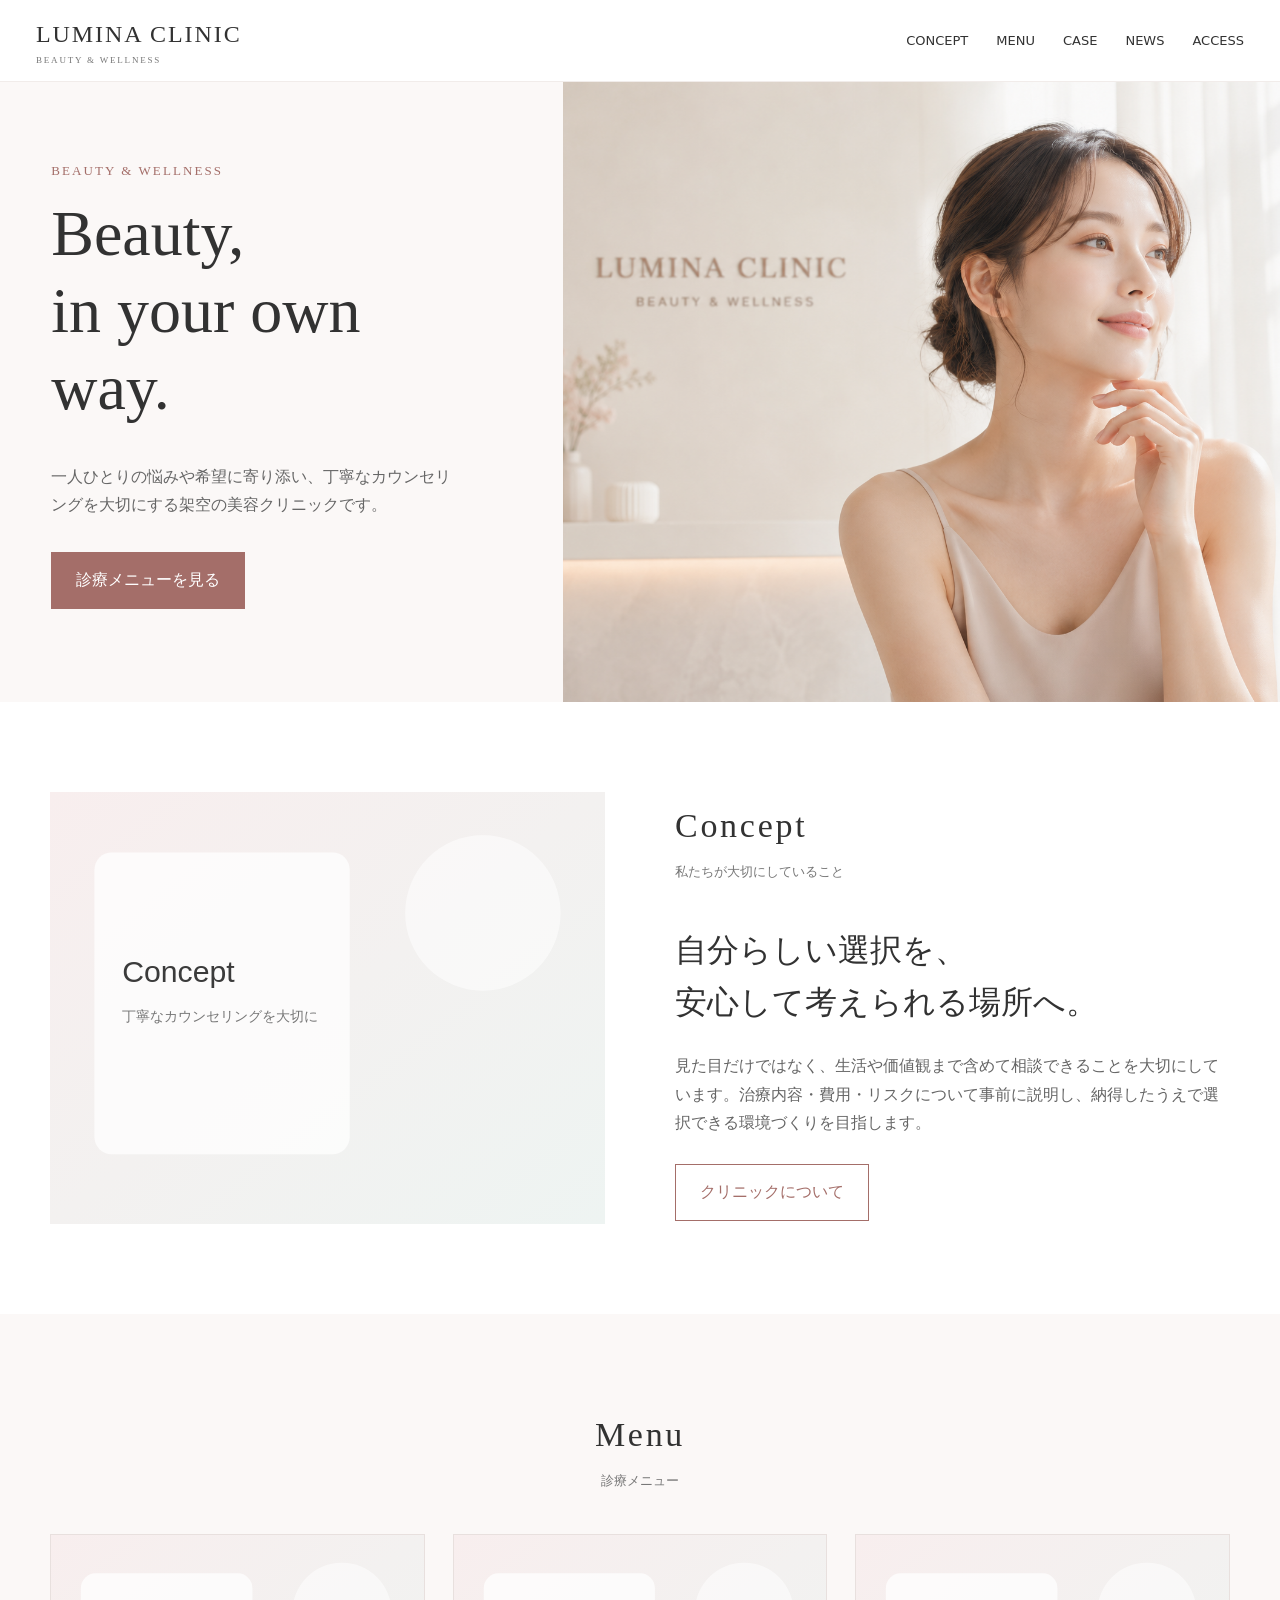
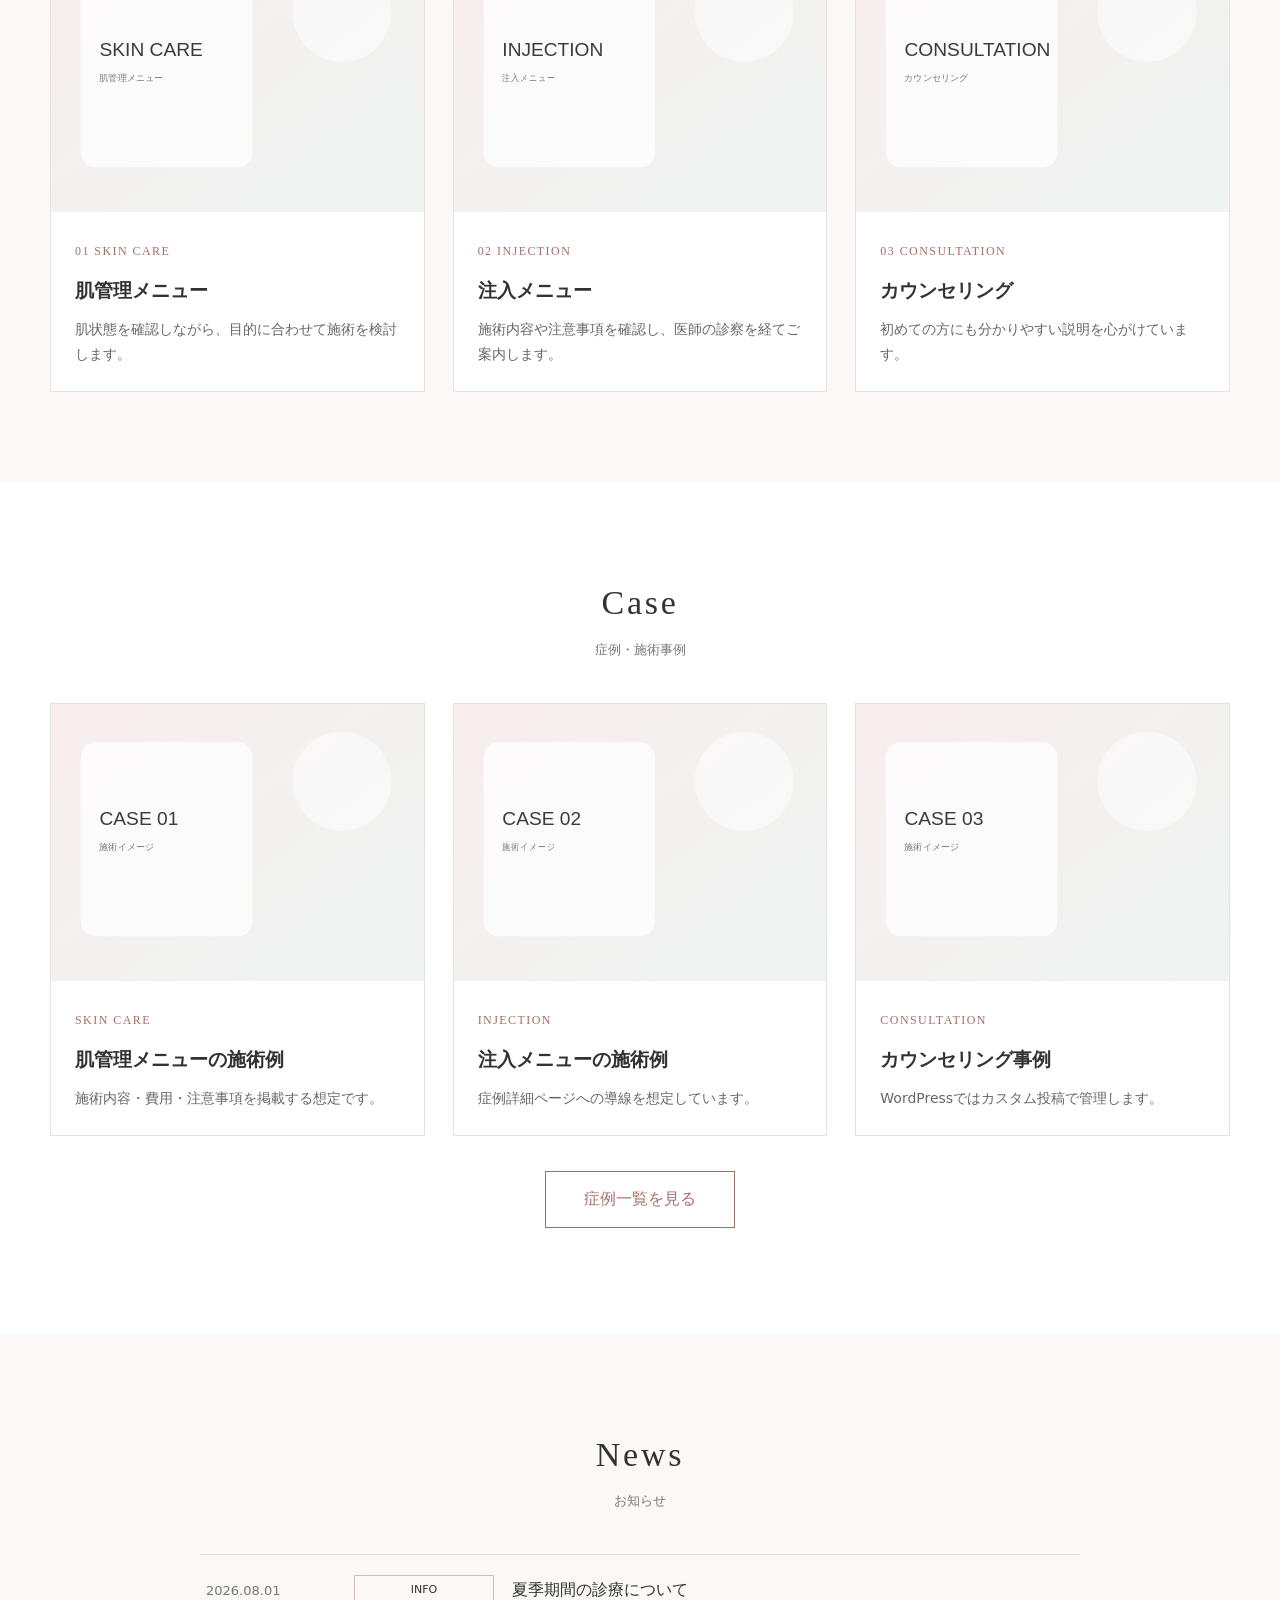
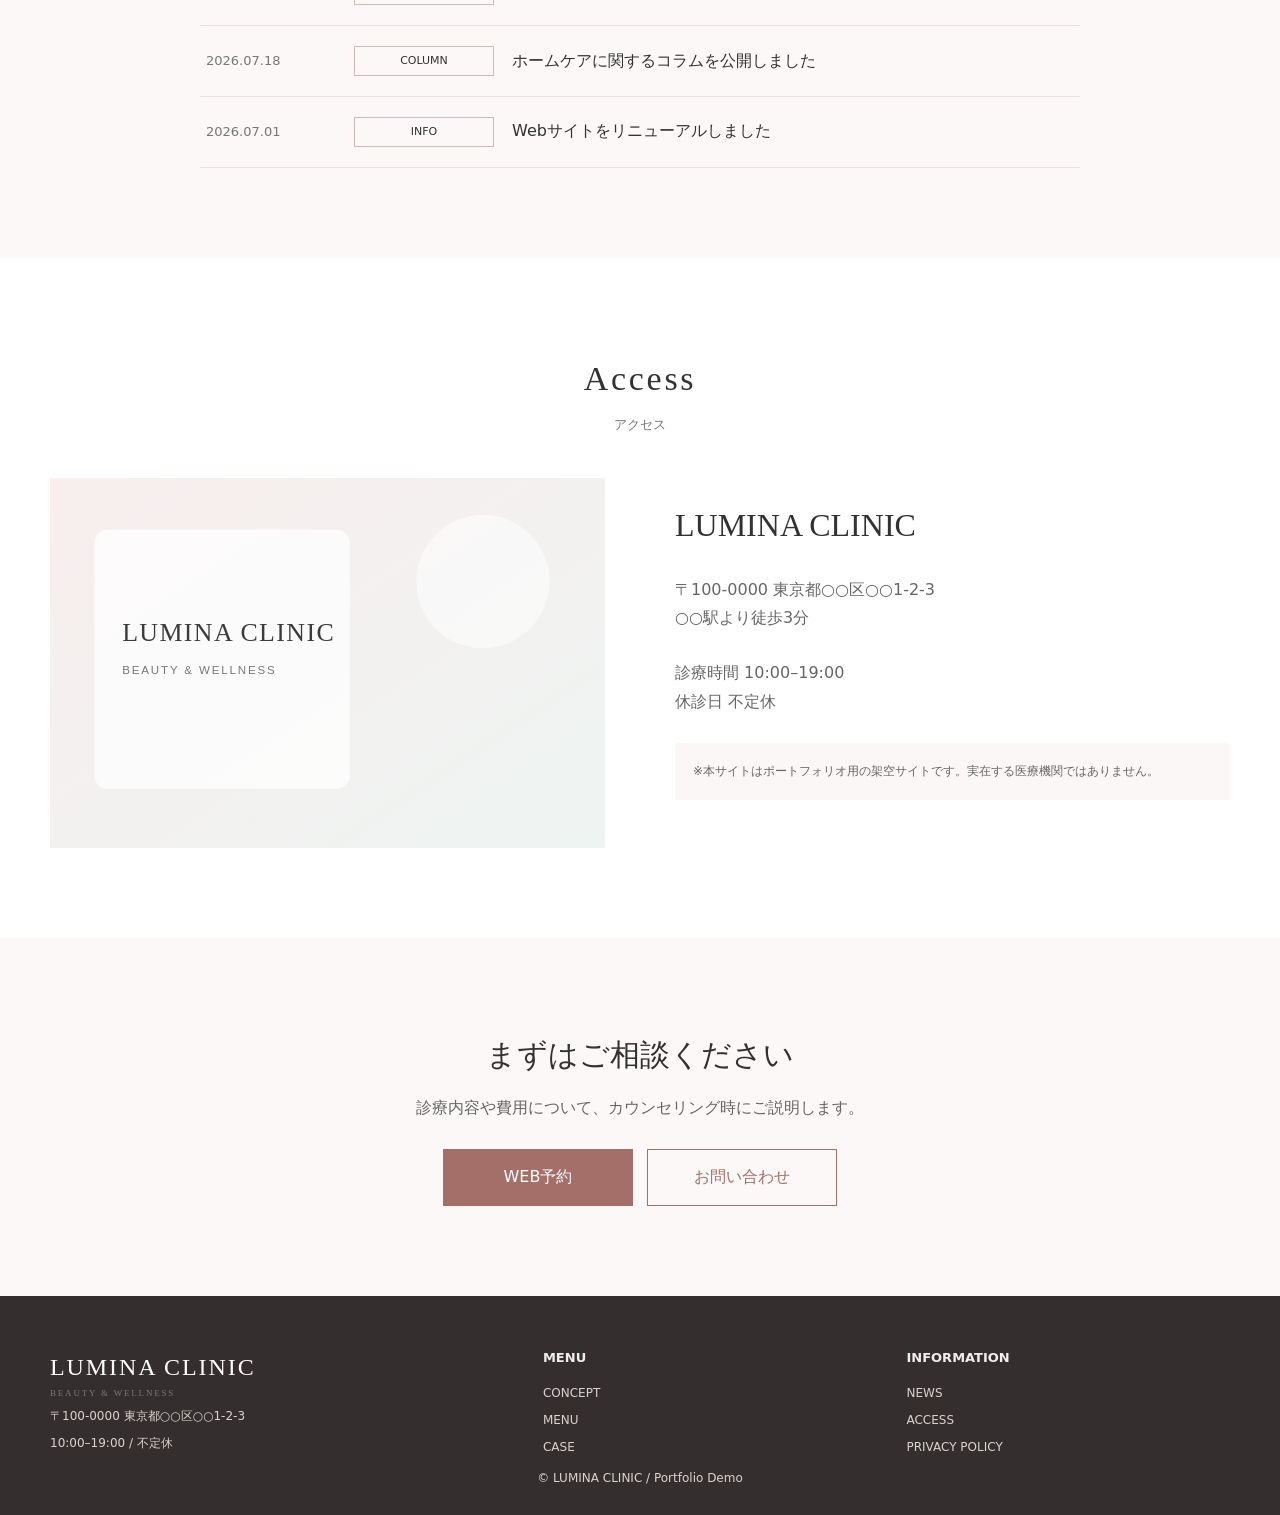
<file: docs/index.html>
<!doctype html><html lang="ja">
  <head>
    <meta charset="utf-8"><meta name="viewport" content="width=device-width,initial-scale=1">
    <meta property="og:title" content="LUMINA CLINIC | WordPress Portfolio">
    <meta property="og:description" content="美容クリニックを題材に制作したWordPressオリジナルテーマのポートフォリオです。">
    <meta property="og:type" content="website">
    <meta property="og:url" content="https://tomitaayumi.github.io/beauty-clinic-wordpress/">
    <meta property="og:image" content="https://tomitaayumi.github.io/beauty-clinic-wordpress/img/ogp.jpg">
    <meta name="twitter:card" content="summary_large_image">
    <title>LUMINA CLINIC | Portfolio Demo</title><meta name="description" content="WordPressオリジナルテーマ制作のポートフォリオ用デモサイト">
    <link rel="stylesheet" href="css/style.css">
  </head>
  <body>
<header class="site-header">
  <a class="logo" href="index.html">LUMINA CLINIC<small>BEAUTY & WELLNESS</small></a>
  <nav class="global-nav"><ul>
    <li><a href="index.html#concept">CONCEPT</a></li>
    <li><a href="index.html#menu">MENU</a></li>
    <li><a href="cases.html">CASE</a></li>
    <li><a href="index.html#news">NEWS</a></li>
    <li><a href="index.html#access">ACCESS</a></li>
  </ul></nav>
  <button class="menu-toggle" aria-label="メニュー"><span></span><span></span><span></span></button>
</header>
<main>
<section class="hero"><div class="hero-grid"><div class="hero-copy"><span class="eyebrow">BEAUTY & WELLNESS</span><h1>Beauty,<br>in your own way.</h1><p>一人ひとりの悩みや希望に寄り添い、丁寧なカウンセリングを大切にする架空の美容クリニックです。</p><p><a class="btn fill" href="#menu">診療メニューを見る</a></p></div><div class="hero-media"><img src="img/hero.png" alt="LUMINA CLINIC"></div></div></section>

<section id="concept" class="section"><div class="wrapper concept-grid"><div class="fade"><img src="img/concept.svg" alt="コンセプト"></div><div class="concept-copy fade"><div class="section-title" style="text-align:left"><span class="en">Concept</span><span class="ja">私たちが大切にしていること</span></div><h2>自分らしい選択を、<br>安心して考えられる場所へ。</h2><p>見た目だけではなく、生活や価値観まで含めて相談できることを大切にしています。治療内容・費用・リスクについて事前に説明し、納得したうえで選択できる環境づくりを目指します。</p><a class="btn" href="#access">クリニックについて</a></div></div></section>

<section id="menu" class="section" style="background:var(--bg)"><div class="wrapper"><h2 class="section-title"><span class="en">Menu</span><span class="ja">診療メニュー</span></h2><div class="menu-grid">
<article class="card fade"><img src="img/menu1.svg" alt=""><div class="card-body"><span class="label">01 SKIN CARE</span><h3>肌管理メニュー</h3><p>肌状態を確認しながら、目的に合わせて施術を検討します。</p></div></article>
<article class="card fade"><img src="img/menu2.svg" alt=""><div class="card-body"><span class="label">02 INJECTION</span><h3>注入メニュー</h3><p>施術内容や注意事項を確認し、医師の診察を経てご案内します。</p></div></article>
<article class="card fade"><img src="img/menu3.svg" alt=""><div class="card-body"><span class="label">03 CONSULTATION</span><h3>カウンセリング</h3><p>初めての方にも分かりやすい説明を心がけています。</p></div></article>
</div></div></section>

<section class="section"><div class="wrapper"><h2 class="section-title"><span class="en">Case</span><span class="ja">症例・施術事例</span></h2><div class="case-grid">
<a class="card fade" href="case-detail.html"><img src="img/case1.svg" alt=""><div class="card-body"><span class="label">SKIN CARE</span><h3>肌管理メニューの施術例</h3><p>施術内容・費用・注意事項を掲載する想定です。</p></div></a>
<a class="card fade" href="case-detail.html"><img src="img/case2.svg" alt=""><div class="card-body"><span class="label">INJECTION</span><h3>注入メニューの施術例</h3><p>症例詳細ページへの導線を想定しています。</p></div></a>
<a class="card fade" href="case-detail.html"><img src="img/case3.svg" alt=""><div class="card-body"><span class="label">CONSULTATION</span><h3>カウンセリング事例</h3><p>WordPressではカスタム投稿で管理します。</p></div></a>
</div><p style="text-align:center;margin-top:35px"><a class="btn" href="cases.html">症例一覧を見る</a></p></div></section>

<section id="news" class="section" style="background:var(--bg)"><div class="wrapper"><h2 class="section-title"><span class="en">News</span><span class="ja">お知らせ</span></h2><ul class="news-list">
<li><time>2026.08.01</time><span class="cat">INFO</span><a href="#">夏季期間の診療について</a></li>
<li><time>2026.07.18</time><span class="cat">COLUMN</span><a href="#">ホームケアに関するコラムを公開しました</a></li>
<li><time>2026.07.01</time><span class="cat">INFO</span><a href="#">Webサイトをリニューアルしました</a></li>
</ul></div></section>

<section id="access" class="section"><div class="wrapper"><h2 class="section-title"><span class="en">Access</span><span class="ja">アクセス</span></h2><div class="concept-grid"><div><img src="img/hero.svg" alt=""></div><div class="concept-copy"><h2>LUMINA CLINIC</h2><p>〒100-0000 東京都○○区○○1-2-3<br>○○駅より徒歩3分</p><p>診療時間 10:00–19:00<br>休診日 不定休</p><p class="notice">※本サイトはポートフォリオ用の架空サイトです。実在する医療機関ではありません。</p></div></div></div></section>

<section class="section cta"><div class="wrapper"><h2>まずはご相談ください</h2><p>診療内容や費用について、カウンセリング時にご説明します。</p><div class="cta-actions"><a class="btn fill" href="#">WEB予約</a><a class="btn" href="#">お問い合わせ</a></div></div></section>
</main><footer class="site-footer">
  <div class="wrapper footer-grid">
    <div><div class="logo">LUMINA CLINIC<small>BEAUTY & WELLNESS</small></div><p>〒100-0000 東京都○○区○○1-2-3</p><p>10:00–19:00 / 不定休</p></div>
    <div><h3>MENU</h3><ul><li><a href="index.html#concept">CONCEPT</a></li><li><a href="index.html#menu">MENU</a></li><li><a href="cases.html">CASE</a></li></ul></div>
    <div><h3>INFORMATION</h3><ul><li><a href="index.html#news">NEWS</a></li><li><a href="index.html#access">ACCESS</a></li><li><a href="#">PRIVACY POLICY</a></li></ul></div>
  </div><p class="copyright">© LUMINA CLINIC / Portfolio Demo</p>
</footer><script src="js/main.js"></script></body></html>
</file>
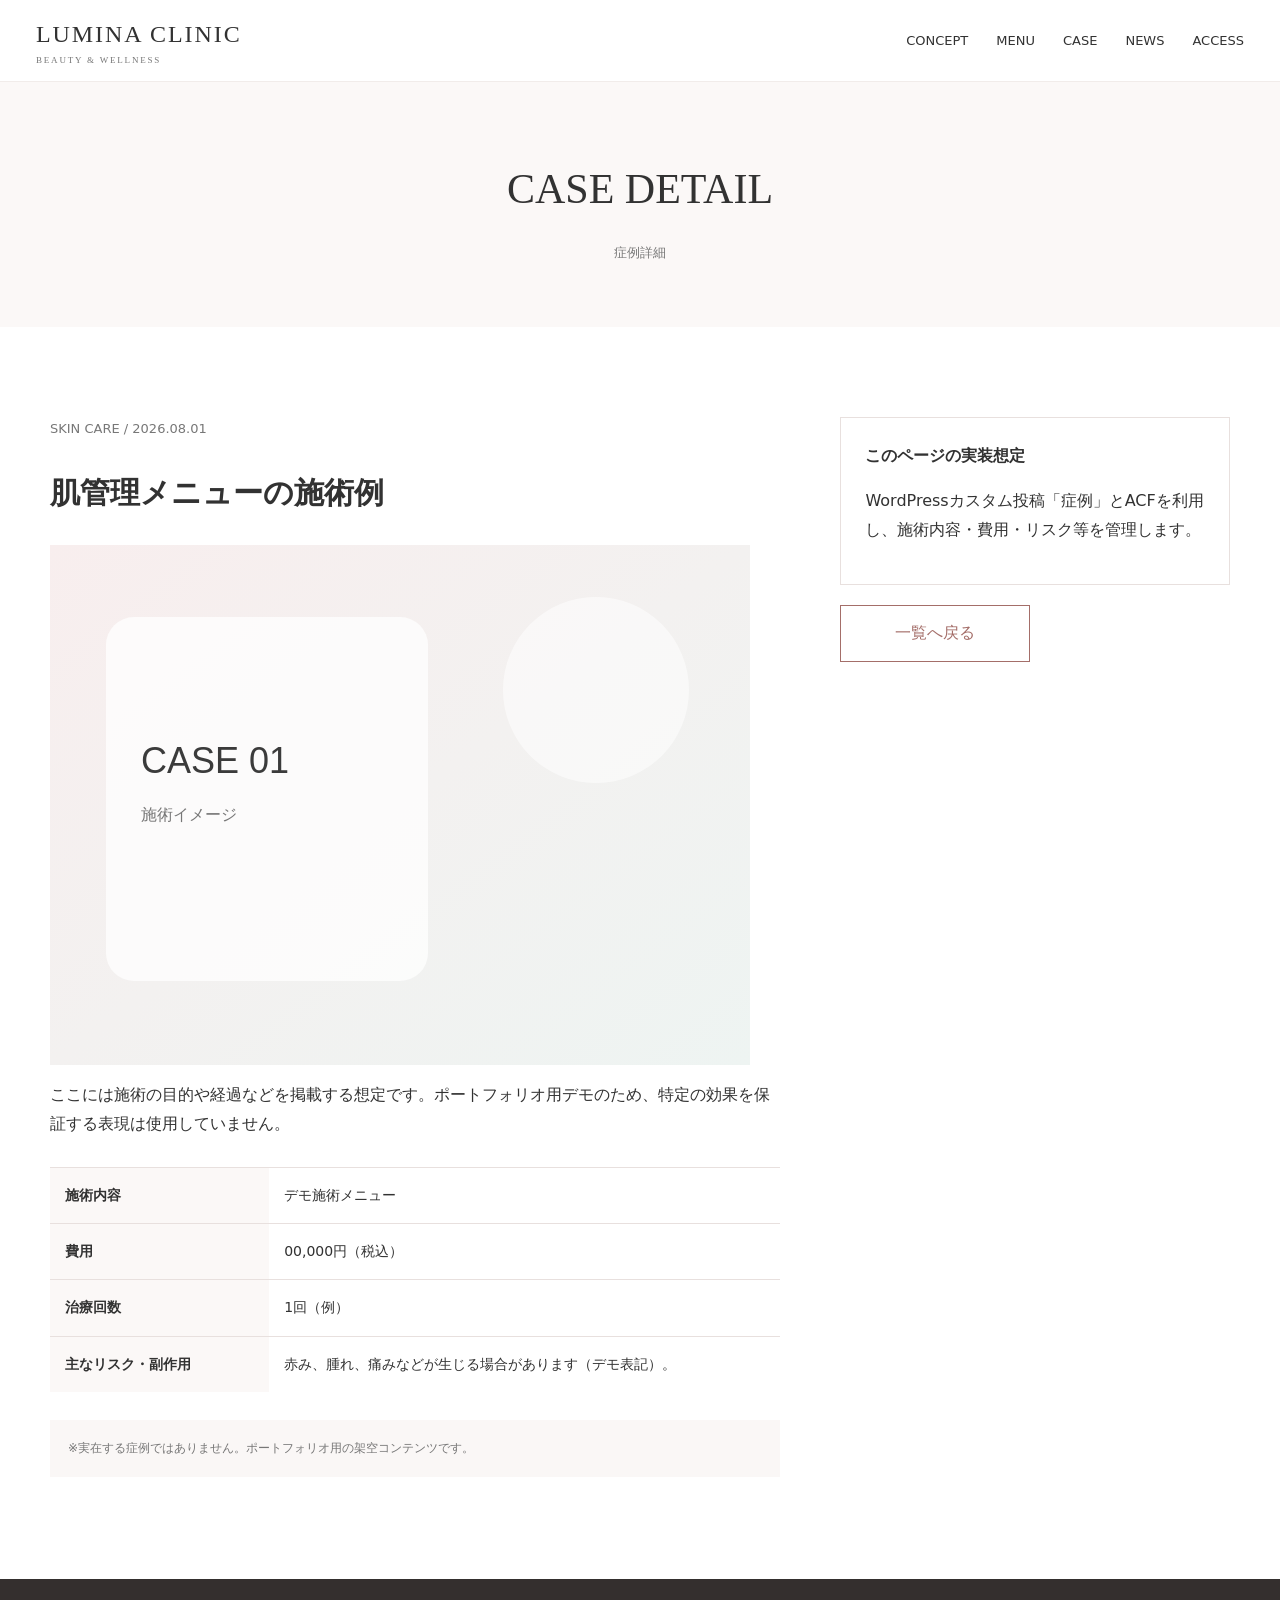
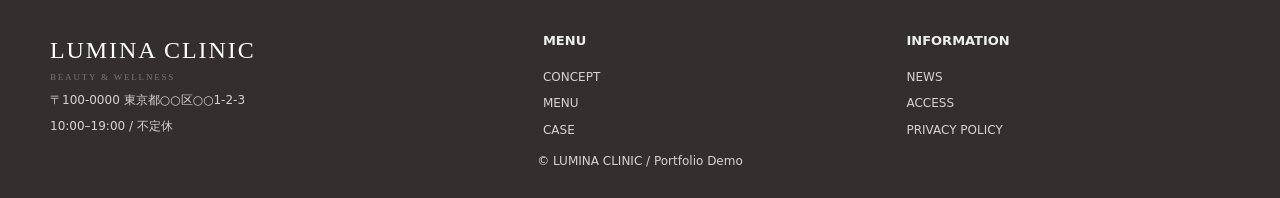
<file: docs/case-detail.html>
<!doctype html><html lang="ja"><head><meta charset="utf-8"><meta name="viewport" content="width=device-width,initial-scale=1"><title>肌管理メニューの施術例 | LUMINA CLINIC</title><link rel="stylesheet" href="css/style.css"></head><body><header class="site-header">
  <a class="logo" href="index.html">LUMINA CLINIC<small>BEAUTY & WELLNESS</small></a>
  <nav class="global-nav"><ul>
    <li><a href="index.html#concept">CONCEPT</a></li>
    <li><a href="index.html#menu">MENU</a></li>
    <li><a href="cases.html">CASE</a></li>
    <li><a href="index.html#news">NEWS</a></li>
    <li><a href="index.html#access">ACCESS</a></li>
  </ul></nav>
  <button class="menu-toggle" aria-label="メニュー"><span></span><span></span><span></span></button>
</header><main><section class="page-hero"><h1>CASE DETAIL</h1><p>症例詳細</p></section><section class="section"><div class="wrapper single-wrap"><article class="single-main"><div class="meta">SKIN CARE / 2026.08.01</div><h1>肌管理メニューの施術例</h1><img src="img/case1.svg" alt=""><p>ここには施術の目的や経過などを掲載する想定です。ポートフォリオ用デモのため、特定の効果を保証する表現は使用していません。</p><table class="info-table"><tr><th>施術内容</th><td>デモ施術メニュー</td></tr><tr><th>費用</th><td>00,000円（税込）</td></tr><tr><th>治療回数</th><td>1回（例）</td></tr><tr><th>主なリスク・副作用</th><td>赤み、腫れ、痛みなどが生じる場合があります（デモ表記）。</td></tr></table><p class="notice">※実在する症例ではありません。ポートフォリオ用の架空コンテンツです。</p></article><aside><div class="sidebar-box"><h3>このページの実装想定</h3><p>WordPressカスタム投稿「症例」とACFを利用し、施術内容・費用・リスク等を管理します。</p></div><a class="btn" href="cases.html">一覧へ戻る</a></aside></div></section></main><footer class="site-footer">
  <div class="wrapper footer-grid">
    <div><div class="logo">LUMINA CLINIC<small>BEAUTY & WELLNESS</small></div><p>〒100-0000 東京都○○区○○1-2-3</p><p>10:00–19:00 / 不定休</p></div>
    <div><h3>MENU</h3><ul><li><a href="index.html#concept">CONCEPT</a></li><li><a href="index.html#menu">MENU</a></li><li><a href="cases.html">CASE</a></li></ul></div>
    <div><h3>INFORMATION</h3><ul><li><a href="index.html#news">NEWS</a></li><li><a href="index.html#access">ACCESS</a></li><li><a href="#">PRIVACY POLICY</a></li></ul></div>
  </div><p class="copyright">© LUMINA CLINIC / Portfolio Demo</p>
</footer><script src="js/main.js"></script></body></html>
</file>
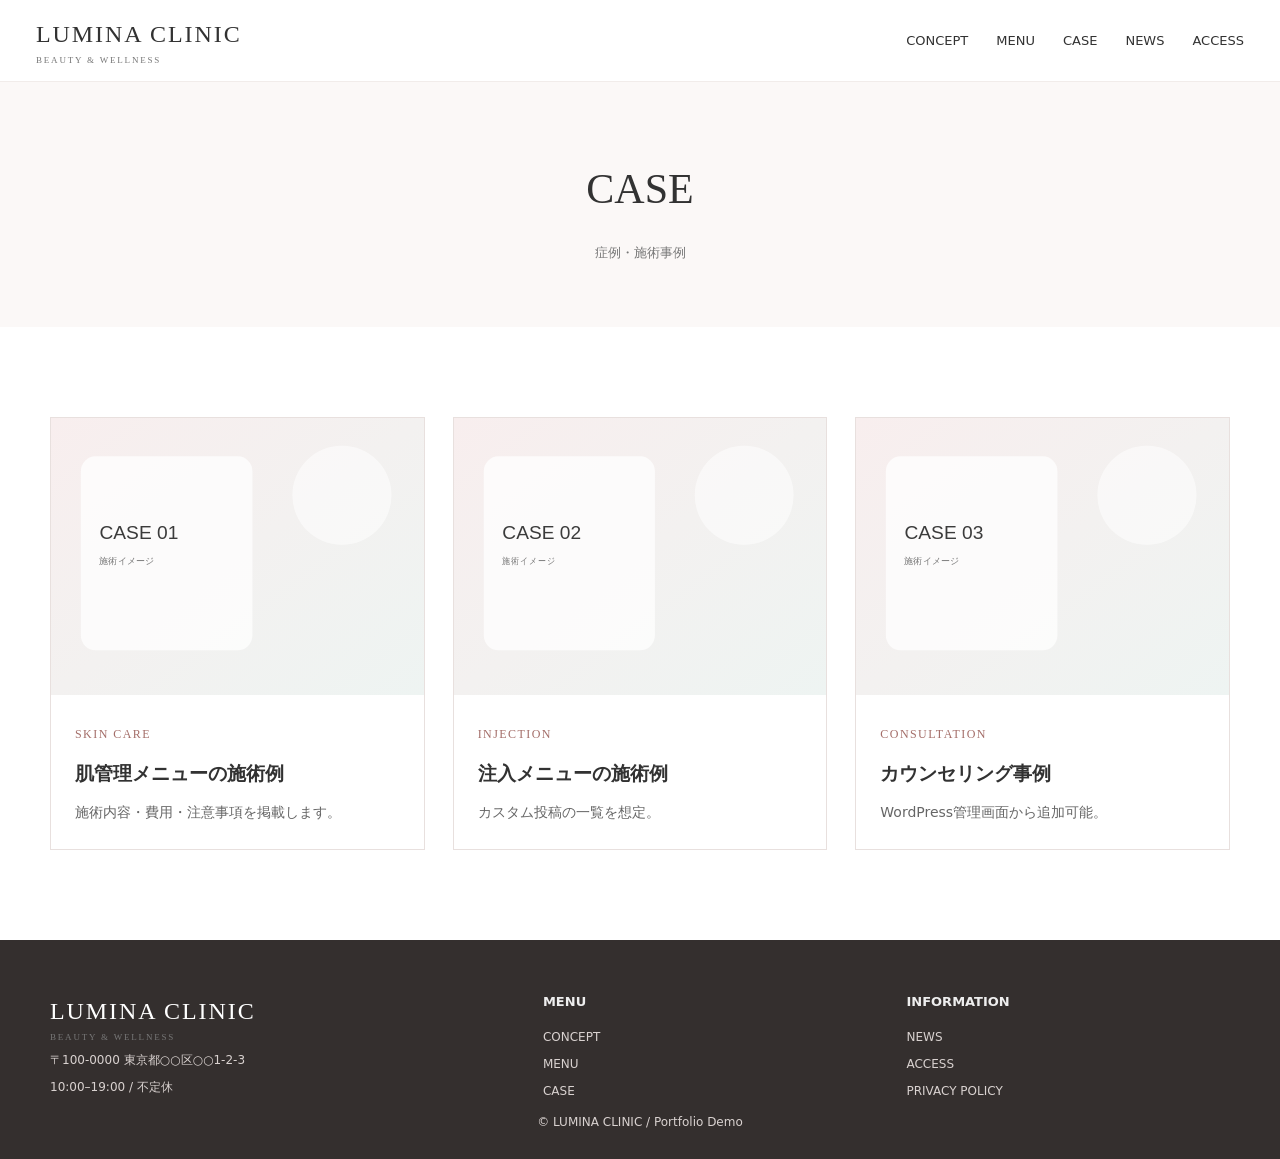
<file: docs/cases.html>
<!doctype html><html lang="ja"><head><meta charset="utf-8"><meta name="viewport" content="width=device-width,initial-scale=1"><title>CASE | LUMINA CLINIC</title><link rel="stylesheet" href="css/style.css"></head><body><header class="site-header">
  <a class="logo" href="index.html">LUMINA CLINIC<small>BEAUTY & WELLNESS</small></a>
  <nav class="global-nav"><ul>
    <li><a href="index.html#concept">CONCEPT</a></li>
    <li><a href="index.html#menu">MENU</a></li>
    <li><a href="cases.html">CASE</a></li>
    <li><a href="index.html#news">NEWS</a></li>
    <li><a href="index.html#access">ACCESS</a></li>
  </ul></nav>
  <button class="menu-toggle" aria-label="メニュー"><span></span><span></span><span></span></button>
</header><main><section class="page-hero"><h1>CASE</h1><p>症例・施術事例</p></section><section class="section"><div class="wrapper archive-grid">
<a class="card" href="case-detail.html"><img src="img/case1.svg" alt=""><div class="card-body"><span class="label">SKIN CARE</span><h3>肌管理メニューの施術例</h3><p>施術内容・費用・注意事項を掲載します。</p></div></a>
<a class="card" href="case-detail.html"><img src="img/case2.svg" alt=""><div class="card-body"><span class="label">INJECTION</span><h3>注入メニューの施術例</h3><p>カスタム投稿の一覧を想定。</p></div></a>
<a class="card" href="case-detail.html"><img src="img/case3.svg" alt=""><div class="card-body"><span class="label">CONSULTATION</span><h3>カウンセリング事例</h3><p>WordPress管理画面から追加可能。</p></div></a>
</div></section></main><footer class="site-footer">
  <div class="wrapper footer-grid">
    <div><div class="logo">LUMINA CLINIC<small>BEAUTY & WELLNESS</small></div><p>〒100-0000 東京都○○区○○1-2-3</p><p>10:00–19:00 / 不定休</p></div>
    <div><h3>MENU</h3><ul><li><a href="index.html#concept">CONCEPT</a></li><li><a href="index.html#menu">MENU</a></li><li><a href="cases.html">CASE</a></li></ul></div>
    <div><h3>INFORMATION</h3><ul><li><a href="index.html#news">NEWS</a></li><li><a href="index.html#access">ACCESS</a></li><li><a href="#">PRIVACY POLICY</a></li></ul></div>
  </div><p class="copyright">© LUMINA CLINIC / Portfolio Demo</p>
</footer><script src="js/main.js"></script></body></html>
</file>
<file: docs/css/style.css>
:root{
  --ink:#323232; --muted:#777; --line:#e8e0de; --bg:#fbf8f7; --accent:#a46e69;
  --accent2:#d8b8b2; --white:#fff; --max:1180px;
}
*{box-sizing:border-box}
html{scroll-behavior:smooth}
body{margin:0;font-family:"Noto Sans JP",system-ui,-apple-system,sans-serif;color:var(--ink);background:#fff;line-height:1.8}
img{max-width:100%;display:block}
a{color:inherit;text-decoration:none}
ul{list-style:none;padding:0;margin:0}
button,input,textarea{font:inherit}
.wrapper{width:min(calc(100% - 40px),var(--max));margin:auto}
.section{padding:90px 0}
.section-title{text-align:center;margin:0 0 42px}
.section-title .en{display:block;font-family:Georgia,serif;font-size:34px;font-weight:400;letter-spacing:.08em}
.section-title .ja{display:block;margin-top:4px;color:var(--muted);font-size:13px;font-weight:400}
.btn{display:inline-flex;align-items:center;justify-content:center;min-width:190px;padding:13px 24px;border:1px solid var(--accent);color:var(--accent);transition:.25s}
.btn:hover{background:var(--accent);color:#fff}
.btn.fill{background:var(--accent);color:#fff}
.btn.fill:hover{opacity:.85}

/* header */
.site-header{height:82px;display:flex;align-items:center;justify-content:space-between;padding:0 36px;background:rgba(255,255,255,.97);position:sticky;top:0;z-index:50;border-bottom:1px solid #f1ecea}
.logo{font-family:Georgia,serif;font-size:24px;letter-spacing:.08em}
.logo small{display:block;font-family:inherit;font-size:9px;letter-spacing:.2em;color:var(--muted);margin-top:-4px}
.global-nav ul{display:flex;gap:28px;align-items:center}
.global-nav a{font-size:13px}
.menu-toggle{display:none;background:none;border:0;width:36px;height:30px;position:relative}
.menu-toggle span{position:absolute;left:0;width:100%;height:1px;background:var(--ink)}
.menu-toggle span:nth-child(1){top:5px}.menu-toggle span:nth-child(2){top:14px}.menu-toggle span:nth-child(3){top:23px}

/* hero */
.hero{position:relative;background:var(--bg)}
.hero .hero-grid{display:grid;grid-template-columns:44% 56%;min-height:620px}
.hero-copy{display:flex;flex-direction:column;justify-content:center;padding:70px 8vw 70px max(4vw,30px)}
.hero-copy .eyebrow{font-family:Georgia,serif;letter-spacing:.16em;color:var(--accent);font-size:13px}
.hero-copy h1{font-family:Georgia,"Noto Serif JP",serif;font-size:clamp(38px,5vw,70px);line-height:1.2;margin:14px 0 20px;font-weight:400}
.hero-copy p{max-width:440px;color:#666}
.hero-media img{width:100%;height:100%;object-fit:cover}

/* concept */
.concept-grid{display:grid;grid-template-columns:1fr 1fr;gap:70px;align-items:center}
.concept-copy h2{font-family:"Noto Serif JP",serif;font-size:32px;font-weight:500;line-height:1.6;margin:0 0 24px}
.concept-copy p{color:#666;margin-bottom:26px}

/* cards */
.menu-grid,.case-grid{display:grid;grid-template-columns:repeat(3,1fr);gap:28px}
.card{border:1px solid var(--line);background:#fff}
.card-body{padding:24px}
.card .label{font-family:Georgia,serif;color:var(--accent);font-size:12px;letter-spacing:.12em}
.card h3{font-size:19px;margin:8px 0 10px}
.card p{font-size:14px;color:#666;margin:0}
.case-grid .card{transition:.25s}
.case-grid .card:hover{transform:translateY(-4px);box-shadow:0 10px 30px rgba(70,40,35,.08)}

/* news */
.news-list{max-width:880px;margin:auto;border-top:1px solid var(--line)}
.news-list li{display:grid;grid-template-columns:130px 140px 1fr;gap:18px;padding:20px 6px;border-bottom:1px solid var(--line);align-items:center}
.news-list time{font-size:13px;color:var(--muted)}
.news-list .cat{font-size:11px;text-align:center;border:1px solid var(--accent2);padding:4px 8px}
.news-list a:hover{text-decoration:underline}

/* cta */
.cta{background:var(--bg);text-align:center}
.cta h2{font-family:"Noto Serif JP",serif;font-weight:500;font-size:30px;margin:0 0 12px}
.cta p{color:#666;margin:0 0 26px}
.cta-actions{display:flex;justify-content:center;gap:14px;flex-wrap:wrap}

/* footer */
.site-footer{background:#342f2e;color:#eee;padding:50px 0 20px}
.footer-grid{display:grid;grid-template-columns:1.4fr 1fr 1fr;gap:40px}
.site-footer .logo{color:#fff}
.site-footer h3{font-size:13px;margin:0 0 14px}
.site-footer li,.site-footer p{font-size:12px;color:#d9d2d0;margin:5px 0}
.copyright{text-align:center;font-size:10px;color:#bdb4b2;margin-top:38px}

/* sub pages */
.page-hero{padding:70px 0 50px;background:var(--bg);text-align:center}
.page-hero h1{font-family:Georgia,"Noto Serif JP",serif;font-size:42px;font-weight:400;margin:0}
.page-hero p{color:var(--muted);font-size:13px}
.archive-grid{display:grid;grid-template-columns:repeat(3,1fr);gap:28px}
.single-wrap{display:grid;grid-template-columns:1.5fr .8fr;gap:60px}
.single-main h1{font-size:30px;line-height:1.5}
.meta{color:var(--muted);font-size:13px;margin-bottom:24px}
.info-table{width:100%;border-collapse:collapse;margin:28px 0}
.info-table th,.info-table td{border-top:1px solid var(--line);padding:15px;text-align:left;font-size:14px;vertical-align:top}
.info-table th{width:30%;background:#fbf8f7}
.notice{font-size:12px;color:#777;background:#faf7f6;padding:18px}
.sidebar-box{border:1px solid var(--line);padding:24px;margin-bottom:20px}
.sidebar-box h3{font-size:16px;margin-top:0}

/* fade */
.fade{opacity:0;transform:translateY(22px);transition:.7s}
.fade.show{opacity:1;transform:none}

@media(max-width:800px){
  .site-header{height:70px;padding:0 18px}
  .global-nav{position:fixed;inset:70px 0 auto 0;background:#fff;border-top:1px solid var(--line);display:none;padding:22px}
  .global-nav.open{display:block}
  .global-nav ul{display:block}
  .global-nav li{border-bottom:1px solid var(--line)}
  .global-nav a{display:block;padding:14px 0}
  .menu-toggle{display:block}
  .hero .hero-grid{grid-template-columns:1fr;min-height:auto}
  .hero-copy{padding:60px 24px}
  .hero-media{height:380px}
  .concept-grid,.single-wrap{grid-template-columns:1fr;gap:35px}
  .menu-grid,.case-grid,.archive-grid{grid-template-columns:1fr}
  .news-list li{grid-template-columns:95px 90px 1fr;gap:10px}
  .footer-grid{grid-template-columns:1fr}
  .section{padding:70px 0}
}
</file>
